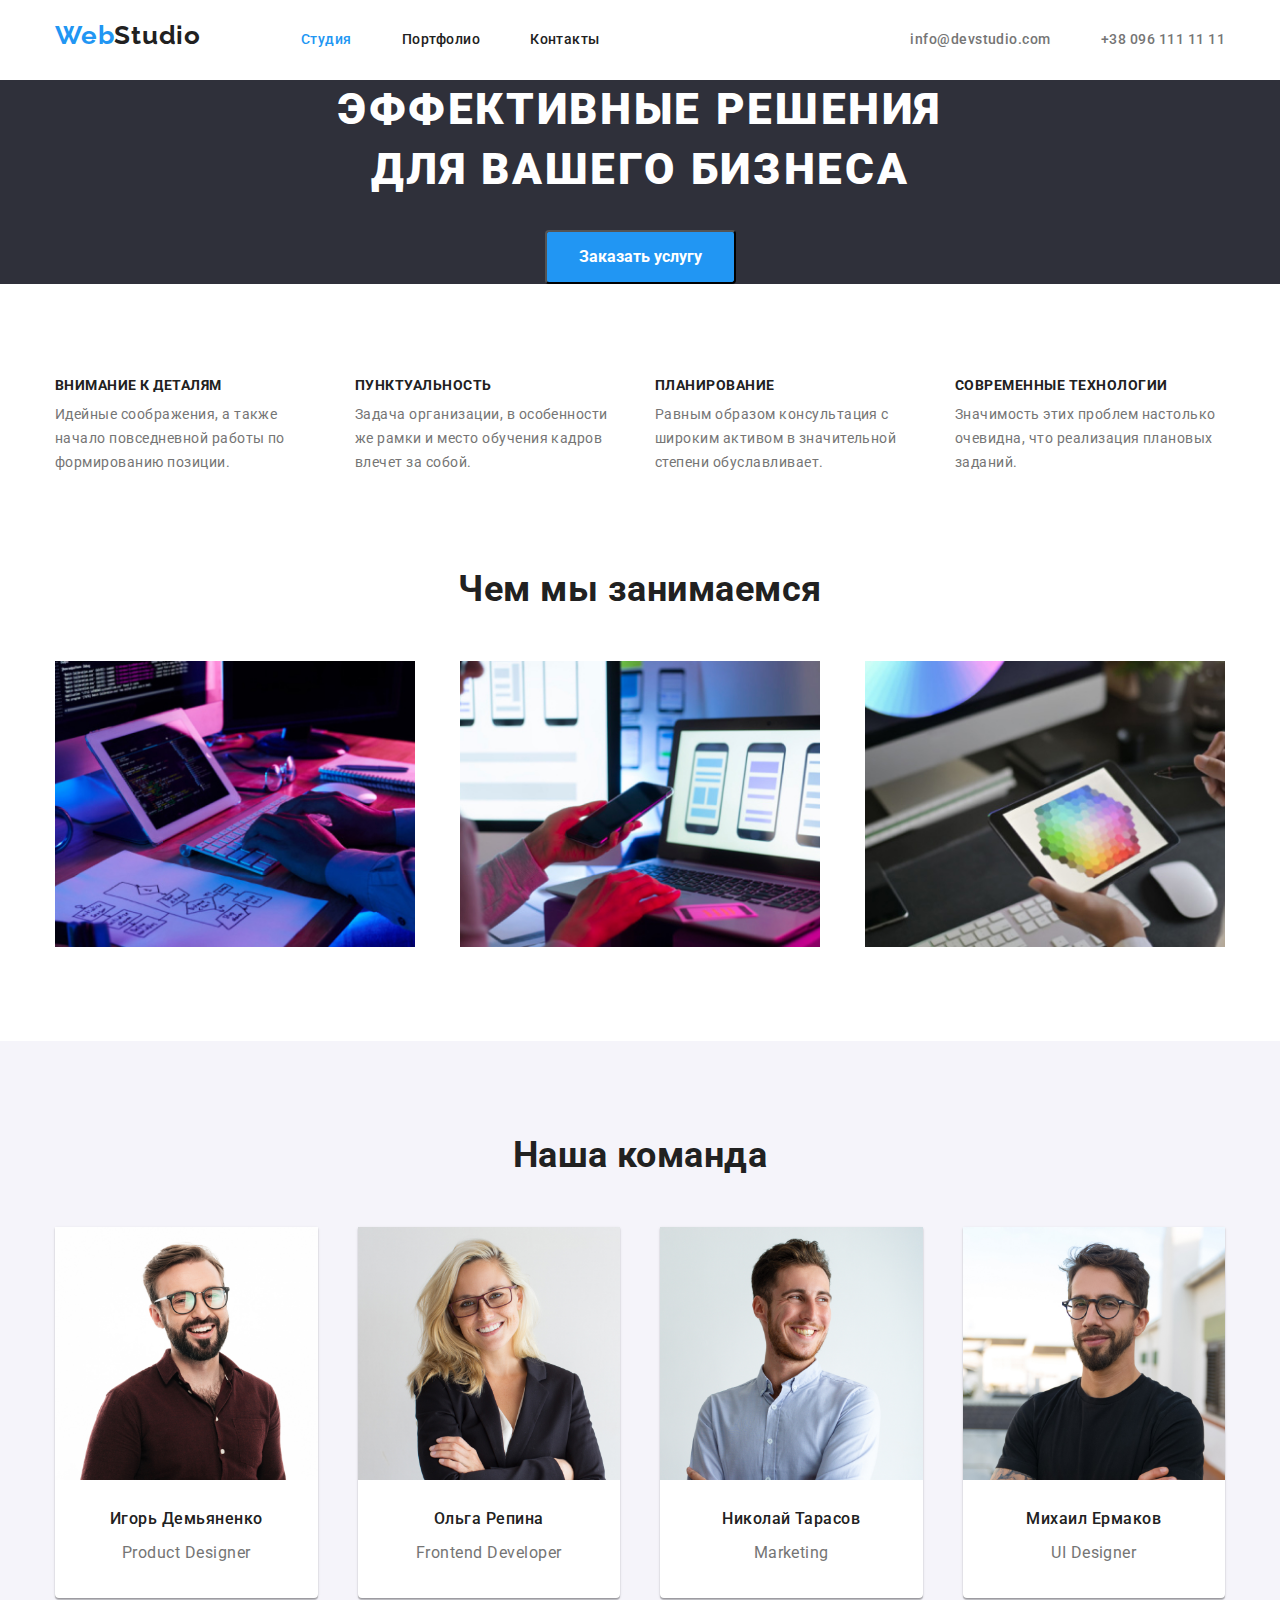
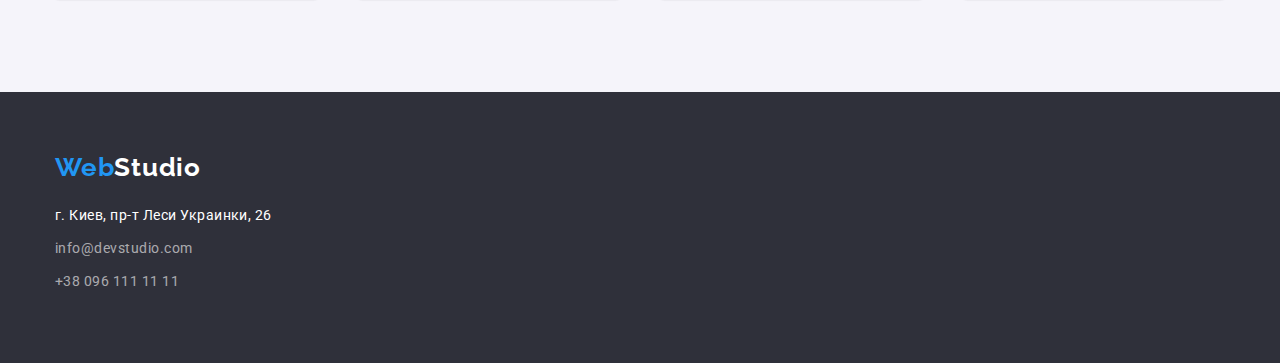
<file: index.html>
<!DOCTYPE html>
<html lang="ru">
  <head>
    <meta charset="UTF-8">
    <meta name="viewport" content="width=device-width, initial-scale=1.0">
    <title>Студия</title>
    <link href="https://fonts.googleapis.com/css2?family=Roboto:wght@400;500;700;900&display=swap" rel="stylesheet">
    <link href="https://fonts.googleapis.com/css2?family=Raleway:wght@700&display=swap" rel="stylesheet">
    <link rel="stylesheet" href="https://cdnjs.cloudflare.com/ajax/libs/modern-normalize/1.0.0/modern-normalize.min.css">
    <link rel="stylesheet" href="./css/styles.css">
  </head>
  <body>

    <!--Шапка сайта-->
    <header class="page-header">
      <div class="container">
        <div class="main-nav">
        <nav>
        <a class="logo" href="#">
          <span class="logo-web">Web</span>Studio
          <!-- <span class="logo-studio">Studio</span> -->
        </a>

        <ul class="site-nav list">
          <li class="nav-item"><a class="link current" href="" id="index.html">Студия</a></li>
          <li class="nav-item"><a class="link" href="./portfolio.html">Портфолио</a></li>
          <li class="nav-item"><a class="link" href="#contacts">Контакты</a></li>
        </ul>
        </nav>

      <ul class="contacts-nav list">
        <li class="nav-item"><a class="contacts" href="mailto:info@devstudio.com">info@devstudio.com</a></li>
        <li class="nav-item"><a class="contacts" href="tel:+380961111111">+38 096 111 11 11</a></li>
      </ul>
      </div>
      </div>
    </header>

        <!--Герой-->
    <main>
    <section class="hero">
      <div class="hero-container">
      <h1 class="hero-title">Эффективные решения для вашего бизнеса</h1>
      <button class="button" type="button">Заказать услугу</button>
      </div>
    </section>

    <!--Преимущества данной студи-->
    <section class="section plus">
      <div class="container">
      <h2 class="section-title visually-hidden">Наши преимущества</h2>
      <ul class="feature-list list">
        <li class="feature-item">
          <h3 class="title">Внимание к деталям</h3>
          <p class="title-list list">
            Идейные соображения, а также начало повседневной работы по
            формированию позиции.
          </p>
        </li>
        <li class="feature-item">
          <h3 class="title">Пунктуальность</h3>
          <p class="title-list list">
            Задача организации, в особенности же рамки и место обучения кадров
            влечет за собой.
          </p>
        </li>
        <li class="feature-item">
          <h3 class="title">Планирование</h3>
          <p class="title-list list">
            Равным образом консультация с широким активом в значительной степени
            обуславливает.
          </p>
        </li>
        <li class="feature-item">
          <h3 class="title">Современные технологии</h3>
          <p class="title-list list">
            Значимость этих проблем настолько очевидна, что реализация плановых
            заданий.
          </p>
        </li>
      </ul>
      </div> 
    </section>

    <!--Фото студии-->
    <section class="section photo">
      <div class="container">
      <h2 class="work section-title">Чем мы занимаемся</h2>
      <ul class="photo-list">
        <li class="photo-item"><img src="./image/img1.jpg" alt="Создаем сайты" width="370"></li>
        <li class="photo-item"><img src="./image/img2.jpg" alt="Оптимизируем под любые устройства" width="370"></li>
        <li class="photo-item"><img src="./image/img3.jpg" alt="Делаем ярче" width="370"></li>
      </ul>
      </div>
    </section>

    <!--Команда-->
    <section class="section team">
      <div class="container">
      <h2 class="section-title">Наша команда</h2>
      <div class="icon">
      <ul class="teams">
        <li class="team-item">
          <img src="./image/Igor.jpg" alt="Игорь Демьяненко" width="270">
          <h3 class="team-list">Игорь Демьяненко</h3>
          <p lang="en" class="position">Product Designer</p>
        </li>
        <li class="team-item">
          <img src="./image/Olga.jpg" alt="Ольга Репина" width="270">
          <h3 class="team-list">Ольга Репина</h3>
          <p lang="en" class="position">Frontend Developer</p>
        </li>
        <li class="team-item">
          <img src="./image/Nikolai.jpg" alt="Николай Тарасов" width="270">
          <h3 class="team-list">Николай Тарасов</h3>
          <p lang="en" class="position">Marketing</p>
        </li>
        <li class="team-item"> 
          <img src="./image/Mihail.jpg" alt="Михаил Ермаков" width="270">
          <h3 class="team-list">Михаил Ермаков</h3>
          <p lang="en" class="position">UI Designer</p>
        </li>
      </ul>
      </div>
      </div>
    </section>

    </main>

    <!--Футтер-->
    <footer id="contacts" class="address">
      <div class="container">
        <a class="logo" href="#"><span class="logo-web">Web</span>Studio</a>
        <address class="address-main">г. Киев, пр-т Леси Украинки, 26</address>
            <ul class="address-list">
              <li class="address-item">
                <a class="address-link" href="mailto:info@devstudio.com">info@devstudio.com</a>
              </li>
              <li class="address-item">
                <a class="address-link" href="tel:+380961111111">+38 096 111 11 11</a>
              </li>
            </ul>
      </div>
    </footer>

  </body>
</html>
</file>
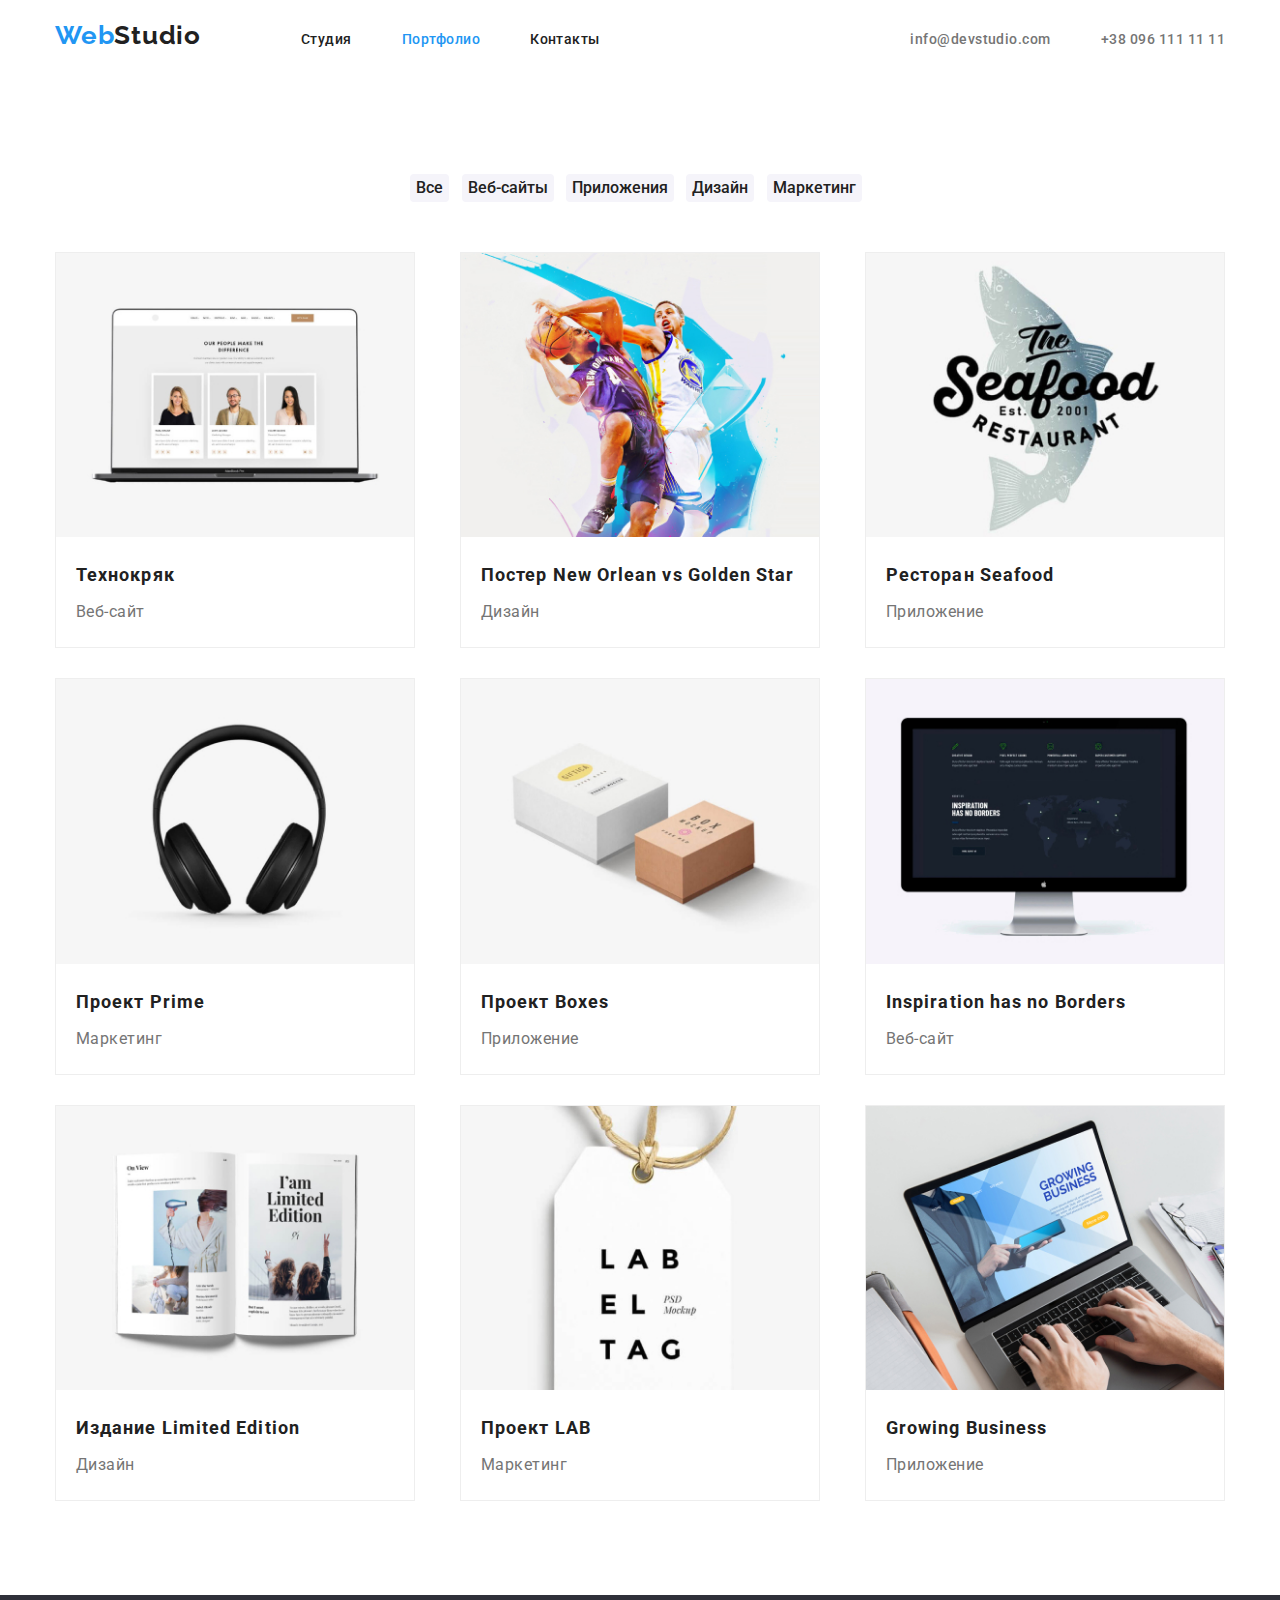
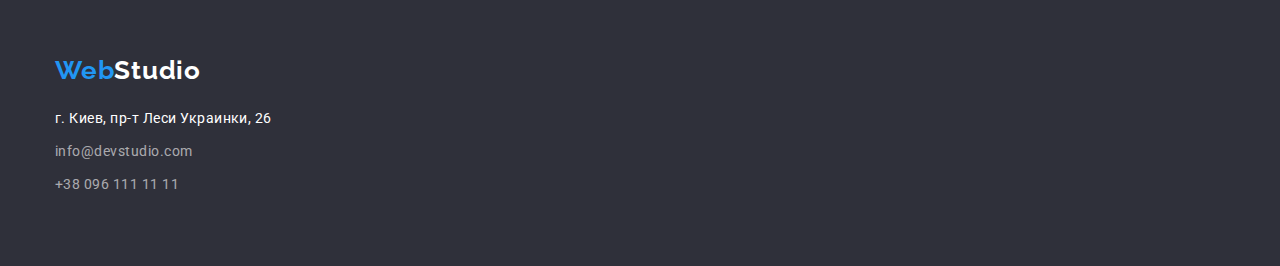
<file: portfolio.html>
<!DOCTYPE html>
<html lang="en">
<head>
    <meta charset="UTF-8">
    <meta name="viewport" content="width=device-width, initial-scale=1.0">
    <title>Портфолио</title>
    <link href="https://fonts.googleapis.com/css2?family=Roboto:wght@400;500;700;900&display=swap" rel="stylesheet">
    <link href="https://fonts.googleapis.com/css2?family=Raleway:wght@700&display=swap" rel="stylesheet">
    <link href="https://fonts.googleapis.com/css2?family=Oleo+Script:wght@400;700&family=Raleway:wght@700&display=swap"
        rel="stylesheet">
    <link rel="stylesheet" href="https://cdnjs.cloudflare.com/ajax/libs/modern-normalize/1.0.0/modern-normalize.min.css">
    <link rel="stylesheet" href="./css/styles.css">
</head>
<body>
        <!--Шапка сайта-->
    <header class="page-header">
        <div class="container">
            <div class="main-nav">
                <nav>
                    <a class="logo" href="index.html">
                        <span class="logo-web">Web</span>Studio
                        <!-- <span class="logo-studio">Studio</span> -->
                        <!-- <span class="logo-studio">Studio</span> -->
                    </a>
    
        <ul class="site-nav list">
          <li class="nav-item"><a class="link " href="index.html" >Студия</a></li>
          <li class="nav-item"><a class="link current" href="./portfolio.html">Портфолио</a></li>
          <li class="nav-item"><a class="link" href="#contacts">Контакты</a></li>
        </ul>
        </nav>
    
                <ul class="contacts-nav list">
                    <li class="nav-item"><a class="contacts" href="mailto:info@devstudio.com">info@devstudio.com</a></li>
                    <li class="nav-item"><a class="contacts" href="tel:+380961111111">+38 096 111 11 11</a></li>
                </ul>
            </div>
        </div>
    </header>

    
      <!--Фильтр по роботах-->
  <main>
    <section class="section filter">
        <div class="container">
        <h1 class="tabs visually-hidden">Фильтр робот</h1>
         <ul class="filter-list">
             <li class="filter-item">
                 <button type="button" class="tabs-link">Все</button>
                 <!-- <a class="tabs-link" href="">Все</a> -->
             </li>
             <li class="filter-item">
                <button type="button" class="tabs-link">Веб-сайты</button>
                 <!-- <a class="tabs-link" href="">Веб-сайты</a> -->
             </li>
             <li class="filter-item">
                 <button type="button" class="tabs-link">Приложения</button>
                 <!-- <a class="tabs-link" href="">Приложения</a> -->
             </li>
             <li class="filter-item">
                 <button type="button" class="tabs-link">Дизайн</button>
                <!-- <a class="tabs-link" href="">Дизайн</a> -->
             </li>
             <li class="filter-item"    >
                 <button type="button" class="tabs-link">Маркетинг</button>
                <!-- <a class="tabs-link" href="">Маркетинг</a> -->
             </li>       
         </ul>
        </div>
    </section>

         <!--Примеры робот-->
     <section class="section examples">
        <div class="container">
        <h2 class="visually-hidden">Примеры робот</h2>
        <ul class="practics-list">
            <li class="practics-item">
                <a href="">
                    <img src="./image/work-pages/tehno.jpg" alt="Сайт технокряк" width="370">
                    <h3 class="work-list">Технокряк</h3>
                    <p class="work-info" >Веб-сайт</p>
                </a>
            </li>
            <li class="practics-item">
                <a href="">
                    <img src="./image/work-pages/poster.jpg" alt="Постер матча Ню Орлеан - Голден Стра" width="370">
                    <h3 class="work-list">Постер New Orlean vs Golden Star</h3>
                    <p class="work-info" >Дизайн</p>
                </a>
            </li>
            <li class="practics-item">
                <a href="">
                    <img src="./image/work-pages/restaurant.jpg" alt="Приложение для ресторана" width="370">
                    <h3 class="work-list">Ресторан Seafood</h3>
                    <p class="work-info" >Приложение</p>
                </a>
            </li>
            <li class="practics-item">
                <a href="">
                    <img src="./image/work-pages/prime.jpg" alt="Маркетинговый проект" width="370">
                    <h3 class="work-list">Проект Prime</h3>
                    <p class="work-info" >Маркетинг</p>
                </a>
            </li>
            <li class="practics-item">
                <a href="">
                    <img src="./image/work-pages/boxes.jpg" alt="Приложения боксы" width="370">
                    <h3 class="work-list">Проект Boxes</h3>
                    <p class="work-info" >Приложение</p>
                </a>
            </li>
            <li class="practics-item">
                <a href="">
                    <img src="./image/work-pages/borders.jpg" alt="Карта границ" width="370">
                    <h3 class="work-list">Inspiration has no Borders</h3>
                    <p class="work-info" >Веб-сайт</p>
                </a>
            </li>
            <li class="practics-item">
                <a href="">
                    <img src="./image/work-pages/book.jpg" alt="Дизайн книги" width="370">
                    <h3 class="work-list">Издание Limited Edition</h3>
                    <p class="work-info" >Дизайн</p>
                </a>
            </li>
            <li class="practics-item">
                <a href="">
                    <img src="./image/work-pages/lab.jpg" alt="Маркетинговый проект" width="370">
                    <h3 class="work-list">Проект LAB</h3>
                    <p class="work-info">Маркетинг</p>
                </a>
            </li>
            <li class="practics-item">
                <a href="">
                    <img src="./image/work-pages/growing.jpg" alt="Приложение для бизнеса" width="370">
                    <h3 class="work-list">Growing Business</h3>
                    <p class="work-info" >Приложение</p>
                </a>
            </li>
        </ul>
        </div>
    </section>
    </main>

    <!--Футтер-->
    <footer id="contacts" class="address">
        <div class="container">
            <a class="logo" href="index.html"><span class="logo-web">Web</span>Studio</a>
            <address class="address-main">г. Киев, пр-т Леси Украинки, 26</address>
            <ul class="address-list">
                <li class="address-item">
                    <a class="address-link" href="mailto:info@devstudio.com">info@devstudio.com</a>
                </li>
                <li class="address-item">
                    <a class="address-link" href="tel:+380961111111">+38 096 111 11 11</a>
                </li>
            </ul>
        </div>
    </footer>
</body>
</html>
</file>
<file: css/styles.css>
html {
  box-sizing: border-box;
}
*,
*::before,
*::after {
  box-sizing: inherit;
}

:root {
  --primayry-text-color: #212121;
  --title-text-color: #757575;
  --accent-color: #2196f3;
  --primayry-white-color: #ffffff;
  --secondary-bg-color: #f5f4fa;
}

body {
  background-color: var(--primayry-white-color);
  color: var(--primayry-text-color);
  font-family: Roboto, sans-serif;
  letter-spacing: 0.03em;
}

ul {
  list-style: none;
  margin: 0;
  padding: 0;
}
a {
  text-decoration: none;
}
button {
  font-family: inherit;
}
address {
  font-style: normal;
}
img {
  display: block;
  max-width: 100%;
  height: auto;
}

/* styl nav */
.container {
  width: 1200px;
  margin-left: auto;
  margin-right: auto;
  padding-left: 15px;
  padding-right: 15px;
}
.list {
  padding: 0;
  margin: 0;
}

.main-nav {
  display: flex;
  align-items: baseline;
}
.logo {
  color: var(--primayry-text-color);
  font-family: Raleway, sans-serif;
  font-weight: bold;
  font-size: 26px;
  line-height: 1.17;
  letter-spacing: 0.03em;
}
.logo-web {
  color: var(--accent-color);
  font-family: Raleway, sans-serif;
  font-weight: bold;
  font-size: 26px;
  line-height: 1.19;
  letter-spacing: 0.03em;
}

/* .logo-web {
  color: var(--accent-color);
} */
.site-nav {
  display: inline-flex;
  margin-left: 93px;
}
.nav-item:not(:last-child) {
  margin-right: 50px;
}

.site-nav .link {
  display: block;
  padding-top: 32px;
  padding-bottom: 32px;

  color: var(--primayry-text-color);
  font-weight: 500;
  font-size: 14px;
  line-height: 1.14;
}
.site-nav .link:hover,
.site-nav .link:focus {
  color: var(--accent-color);
}

.site-nav .link.current {
  color: var(--accent-color);
}

.contacts-nav {
  display: flex;
  align-items: center;
  margin-left: auto;
}
.contacts-nav .item + .item {
  margin-left: 50px;
}

.contacts {
  color: var(--title-text-color);
  font-family: Roboto;
  font-weight: 500;
  font-size: 14px;
  line-height: 1.14;
}
.contacts:hover,
.contacts:focus {
  color: var(--accent-color);
}

/* hero */
.hero {
  background-color: #2f303a;
}

.hero-container {
  max-width: 700px;
  margin-right: auto;
  margin-left: auto;
  text-align: center;
  align-items: center;
}

.hero-title {
  margin-top: 0;
  margin-bottom: 30px;

  color: var(--primayry-white-color);
  font-weight: 900;
  font-size: 44px;
  line-height: 1.36;
  text-align: center;
  letter-spacing: 0.06em;
  text-transform: uppercase;
}

.button {
  padding: 10px 32px;
  border-radius: 4px;
  color: var(--primayry-white-color);
  background-color: var(--accent-color);
  font-family: Roboto;
  font-weight: 700;
  font-size: 16px;
  line-height: 1.87;
  align-items: center;
  text-align: center;
}
.button:hover,
.button:focus {
  color: var(--accent-color);
  background-color: var(--primayry-white-color);
}

.section {
  padding-top: 94px;
  padding-bottom: 94px;
}
.section.plus {
  padding-bottom: 0;
}
.section-title {
  margin-top: 0;
  margin-bottom: 50px;

  color: var(--primayry-text-color);
  font-weight: 700;
  font-size: 36px;
  line-height: 1.16;
  text-align: center;
}
/* advantages */

.visually-hidden {
  position: absolute !important;
  clip: rect(1px 1px 1px 1px);
  clip: rect(1px, 1px, 1px, 1px);
  padding: 0 !important;
  border: 0 !important;
  height: 1px !important;
  width: 1px !important;
  overflow: hidden;
}

.title {
  margin-top: 0;
  margin-bottom: 10px;
  color: var(--primayry-text-color);
  font-weight: 700;
  font-size: 14px;
  line-height: 1.14;
  text-transform: uppercase;
}

.feature-list {
  display: flex;
}
.feature-item {
  width: 270px;
}
.feature-item:not(:last-child) {
  margin-right: 30px;
}

.title-list {
  color: var(--title-text-color);
  font-size: 14px;
  line-height: 1.71;
}
/* work */
.work {
  margin-bottom: 50px;
  color: var(--primayry-text-color);
}
.photo-list {
  display: flex;
  flex-wrap: wrap;
  justify-content: space-between;
}

.photo-item {
  margin-left: 30px;
  flex-basis: calc(100% / 3 - 30px);
}
.photo-item:first-child {
  margin-left: 0;
}

/* team */

.section.team {
  background-color: var(--secondary-bg-color);
}
/* .icon {
  display: flex;
} */
.teams {
  display: flex;
  flex-wrap: wrap;
  justify-content: space-between;
}

.team-item {
  margin-left: 30px;
  flex-basis: calc(100% / 4 - 30px);

  background-color: #ffffff;
  box-shadow: 0px 1px 3px rgba(0, 0, 0, 0.12), 0px 1px 1px rgba(0, 0, 0, 0.14),
    0px 2px 1px rgba(0, 0, 0, 0.2);
  border-radius: 0px 0px 4px 4px;
}
.team-item:first-child {
  margin-left: 0;
}
.team-list {
  text-align: center;
  margin-top: 30px;
  margin-bottom: 10px;
  color: var(--primayry-text-color);
  font-weight: 500;
  font-size: 16px;
  line-height: 1.18;
}
.position {
  text-align: center;
  margin-top: 0;
  margin-bottom: 0;
  padding-bottom: 30px;
  color: var(--title-text-color);
  font-size: 16px;
  line-height: 1.87;
}
/* footer */

.address {
  padding-top: 60px;
  padding-bottom: 60px;
  background-color: #2f303a;
  font-size: 14px;
  line-height: 1.71;
}
.address .logo {
  color: var(--primayry-white-color);
}

.address-main {
  margin-top: 20px;
  margin-bottom: 9px;
  color: var(--primayry-white-color);
}
.address-link {
  display: block;
  /* margin-bottom: 9px; */
  color: rgba(255, 255, 255, 0.6);
}
.address-link:hover,
.address-link:focus {
  color: var(--accent-color);
}
.address-item {
  display: block;
  margin-bottom: 9px;
}
.address-link:not(:last-child) {
  margin-bottom: 0;
}

/* Portfolio.html */
/* Tabs list */
.filter {
  padding-bottom: 50px;
}
.examples {
  padding-top: 0;
}
.filter-list {
  text-align: center;
}
.filter-item {
  display: inline-flex;
  margin-right: 8px;
}

.tabs-link {
  color: var(--primayry-text-color);
  background-color: #f5f4fa;
  border-radius: 4px;
  border: none;
  font-weight: 500;
  font-size: 16px;
  line-height: 1.62;
  text-align: center;
}
.tabs-link:hover,
.tabs-link:focus {
  color: var(--primayry-white-color);
  background-color: var(--accent-color);
}

/* work list */
.practics-list {
  display: flex;
  flex-wrap: wrap;
  justify-content: space-between;
}
.practics-item {
  width: 370px;
  /* margin-top: 30px; */
  margin-left: 30px;
  margin-bottom: 30px;
  flex-basis: calc(100% / 3 - 30px);

  background: #ffffff;
  border: 1px solid #eeeeee;
}
.practics-item:nth-last-child(-n + 3) {
  margin-bottom: 0;
}
.practics-item:nth-child(3n + 1) {
  margin-left: 0;
}

.work-list {
  margin-top: 20px;
  margin-bottom: 4px;
  padding-left: 20px;
  color: var(--primayry-text-color);
  font-weight: 700;
  font-size: 18px;
  line-height: 2;
  letter-spacing: 0.06em;
}
.work-info {
  margin-top: 0;
  margin-bottom: 20px;
  padding-left: 20px;
  color: var(--title-text-color);
  font-size: 16px;
  line-height: 1.87;
}
</file>
